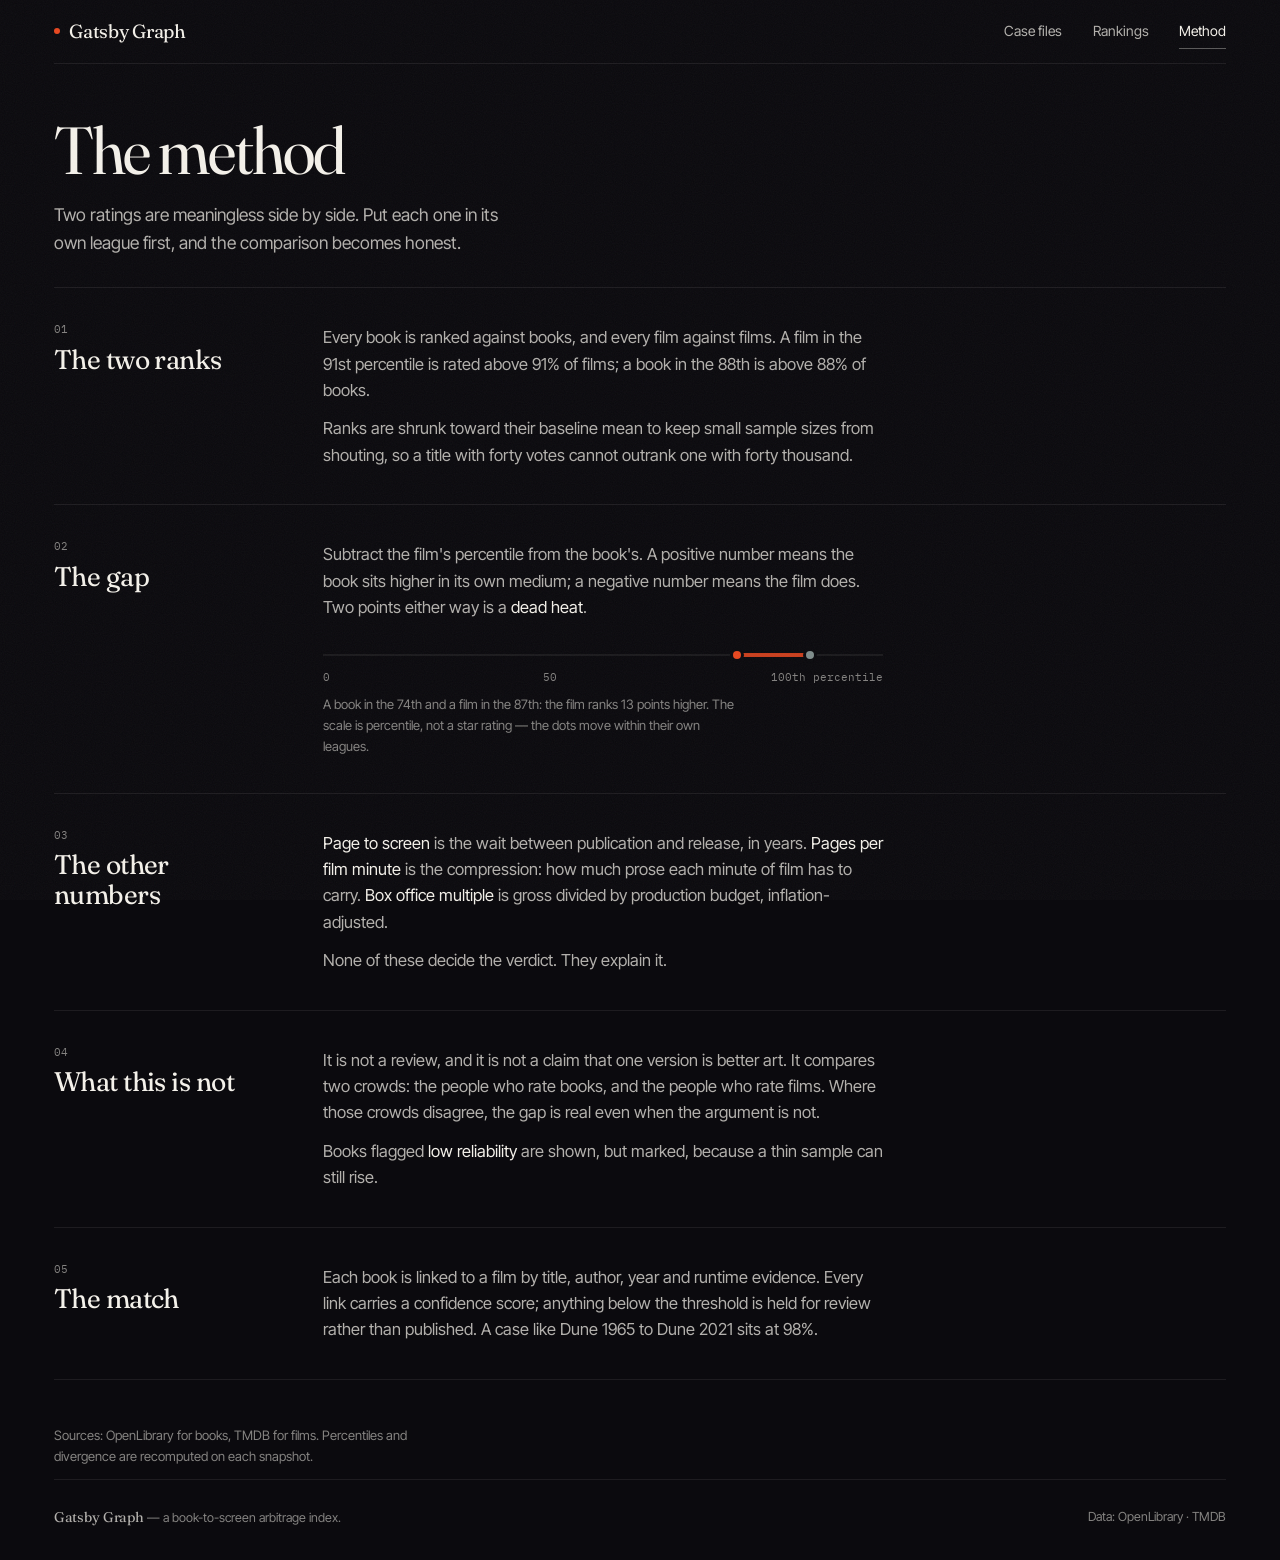
<file: method.html>
<!DOCTYPE html>
<html lang="en">
<head>
    <meta charset="utf-8">
    <meta name="viewport" content="width=device-width, initial-scale=1">
    <title>The method — Gatsby Graph</title>
    <meta name="description" content="How a book and its film are ranked, and how the gap between them is measured.">
    <meta name="color-scheme" content="dark">
    <script>
        document.documentElement.classList.add('js');
        window.addEventListener('DOMContentLoaded', function() {
            setTimeout(function() { document.body.classList.add('is-ready'); }, 50);
        });
    </script>
    <link rel="icon" href="data:image/svg+xml,%3Csvg xmlns='http://www.w3.org/2000/svg' viewBox='0 0 32 32'%3E%3Crect width='32' height='32' fill='%230B0A0E'/%3E%3Cpath d='M9 23V9l14 14V9' stroke='%23F4F1EA' stroke-width='2.2' fill='none'/%3E%3C/svg%3E">
    <link rel="preconnect" href="https://fonts.googleapis.com">
    <link rel="preconnect" href="https://fonts.gstatic.com" crossorigin>
    <link href="https://fonts.googleapis.com/css2?family=Fraunces:ital,opsz,wght,SOFT,WONK@0,9..144,300..700,0..100,0..1;1,9..144,300..700,0..100,0..1&family=Inter+Tight:wght@400;500&family=IBM+Plex+Mono:wght@400;500&display=swap" rel="stylesheet">
    <link rel="stylesheet" href="styles.css?v=19">
</head>
<body>
<a class="skip" href="#main">Skip to content</a>
<div class="grain" aria-hidden="true"></div>

<div class="wrap">
    <header class="masthead">
        <a class="wordmark" href="index.html"><i aria-hidden="true"></i>Gatsby Graph</a>
        <nav class="nav" aria-label="Primary">
            <a href="cases.html">Case files</a>
            <a href="rankings.html">Rankings</a>
            <a href="method.html" aria-current="page">Method</a>
        </nav>
    </header>

    <main id="main">
        <div class="pagehead">
            <h1>The method</h1>
            <p class="lede">Two ratings are meaningless side by side. Put each one in its own league first, and the comparison becomes honest.</p>
        </div>

        <div class="blocks">
            <div class="block">
                <div class="block__k"><span>01</span>The two ranks</div>
                <div class="block__v">
                    <p>Every book is ranked against books, and every film against films. A film in the 91st percentile is rated above 91% of films; a book in the 88th is above 88% of books.</p>
                    <p>Ranks are shrunk toward their baseline mean to keep small sample sizes from shouting, so a title with forty votes cannot outrank one with forty thousand.</p>
                </div>
            </div>

            <div class="block">
                <div class="block__k"><span>02</span>The gap</div>
                <div class="block__v">
                    <p>Subtract the film's percentile from the book's. A positive number means the book sits higher in its own medium; a negative number means the film does. Two points either way is a <b>dead heat</b>.</p>
                    <div class="axis" style="--gap:var(--accent)" aria-hidden="true">
                        <span class="axis__line"></span>
                        <span class="axis__gap" style="left:74%;width:13%"></span>
                        <span class="axis__dot axis__dot--book" style="left:74%"></span>
                        <span class="axis__dot axis__dot--film" style="left:87%"></span>
                        <span class="axis__scale"><span>0</span><span>50</span><span>100th percentile</span></span>
                    </div>
                    <p class="note" style="margin-top:24px">A book in the 74th and a film in the 87th: the film ranks 13 points higher. The scale is percentile, not a star rating — the dots move within their own leagues.</p>
                </div>
            </div>

            <div class="block">
                <div class="block__k"><span>03</span>The other numbers</div>
                <div class="block__v">
                    <p><b>Page to screen</b> is the wait between publication and release, in years. <b>Pages per film minute</b> is the compression: how much prose each minute of film has to carry. <b>Box office multiple</b> is gross divided by production budget, inflation-adjusted.</p>
                    <p>None of these decide the verdict. They explain it.</p>
                </div>
            </div>

            <div class="block">
                <div class="block__k"><span>04</span>What this is not</div>
                <div class="block__v">
                    <p>It is not a review, and it is not a claim that one version is better art. It compares two crowds: the people who rate books, and the people who rate films. Where those crowds disagree, the gap is real even when the argument is not.</p>
                    <p>Books flagged <b>low reliability</b> are shown, but marked, because a thin sample can still rise.</p>
                </div>
            </div>

            <div class="block">
                <div class="block__k"><span>05</span>The match</div>
                <div class="block__v">
                    <p>Each book is linked to a film by title, author, year and runtime evidence. Every link carries a confidence score; anything below the threshold is held for review rather than published. A case like Dune 1965 to Dune 2021 sits at 98%.</p>
                </div>
            </div>
        </div>

        <p class="note" style="padding-block:32px 0">
            Sources: OpenLibrary for books, TMDB for films. Percentiles and divergence are recomputed on each snapshot.
        </p>
    </main>

    <footer class="foot">
        <div class="foot__row">
            <p><span class="foot__brand">Gatsby Graph</span> — a book-to-screen arbitrage index.</p>
            <p>Data: <a href="https://openlibrary.org" rel="noopener">OpenLibrary</a> · <a href="https://www.themoviedb.org" rel="noopener">TMDB</a></p>
        </div>
    </footer>
</div>

<script src="data.js?v=19"></script>
<script src="app.js?v=19"></script>
</body>
</html>
</file>
<file: styles.css>
:root{
    --field:#0B0A0E;
    --field-2:#121016;
    --type:#F4F1EA;
    --type-70:rgba(244,241,234,.72);
    --type-50:rgba(244,241,234,.52);
    --type-34:rgba(244,241,234,.34);
    --rule:rgba(244,241,234,.14);
    --rule-soft:rgba(244,241,234,.08);
    --accent:#E8471F;          /* book / fills */
    --accent-ink:#F3603C;      /* book / small text (4.5:1) */
    --support:#7E8C8B;         /* film */
    --display:"Fraunces",Georgia,"Times New Roman",serif;
    --ui:"Inter Tight",-apple-system,BlinkMacSystemFont,"Segoe UI",sans-serif;
    --mono:"IBM Plex Mono",ui-monospace,"SF Mono",Menlo,monospace;
    --pad:clamp(20px,4.2vw,64px);
    --ease:cubic-bezier(.16,1,.3,1);
    --maxw:1440px;
    --px:0px;
    --py:0px;
    --gap:#E8471F;
}


/* ==========================================================================
   Gatsby Graph — shared design system
   One field, one accent, three faces. Rust = book, slate = film, always data.
   ========================================================================== */

:root{
    --field:#0B0A0E;
    --field-2:#121016;
    --type:#F4F1EA;
    --type-70:rgba(244,241,234,.72);
    --type-50:rgba(244,241,234,.52);
    --type-34:rgba(244,241,234,.34);
    --rule:rgba(244,241,234,.14);
    --rule-soft:rgba(244,241,234,.08);
    --accent:#E8471F;          /* book / fills */
    --accent-ink:#F3603C;      /* book / small text (4.5:1) */
    --support:#7E8C8B;         /* film */
    --display:"Fraunces",Georgia,"Times New Roman",serif;
    --ui:"Inter Tight",-apple-system,BlinkMacSystemFont,"Segoe UI",sans-serif;
    --mono:"IBM Plex Mono",ui-monospace,"SF Mono",Menlo,monospace;
    --pad:clamp(20px,4.2vw,64px);
    --ease:cubic-bezier(.16,1,.3,1);
    --maxw:1440px;
}

*,*::before,*::after{box-sizing:border-box}
html{-webkit-text-size-adjust:100%}
body{
    margin:0;background:var(--field);color:var(--type);
    font-family:var(--ui);font-size:17px;line-height:1.6;
    -webkit-font-smoothing:antialiased;text-rendering:optimizeLegibility;
    overflow-x:hidden;
}
img{display:block;max-width:100%;height:auto}
a{color:inherit;text-decoration:none}
::selection{background:var(--accent);color:#fff}
:focus-visible{outline:2px solid var(--accent-ink);outline-offset:3px;border-radius:2px}

.skip{position:absolute;left:-9999px;top:0;z-index:100;
    background:var(--accent);color:#fff;padding:12px 18px;font-size:14px}
.skip:focus{left:12px;top:12px}

/* film grain — one fixed layer, never moves */
.grain{
    position:fixed;inset:0;z-index:60;pointer-events:none;opacity:.045;
    background-image:url("data:image/svg+xml,%3Csvg xmlns='http://www.w3.org/2000/svg' width='140' height='140'%3E%3Cfilter id='n'%3E%3CfeTurbulence type='fractalNoise' baseFrequency='.9' numOctaves='3' stitchTiles='stitch'/%3E%3C/filter%3E%3Crect width='140' height='140' filter='url(%23n)'/%3E%3C/svg%3E");
    background-size:140px 140px;
}

.wrap{max-width:var(--maxw);margin:0 auto;padding-inline:var(--pad)}

/* ── header ─────────────────────────────────────────────────────────────── */
.masthead{
    position:relative;z-index:20;
    display:flex;align-items:center;justify-content:space-between;
    height:64px;border-bottom:1px solid var(--rule-soft);
}
.wordmark{
    font-family:var(--display);font-size:19px;letter-spacing:-.015em;
    font-variation-settings:"opsz" 24,"SOFT" 20,"WONK" 1;
    display:inline-flex;align-items:center;gap:.5em;
}
.wordmark i{display:block;width:6px;height:6px;border-radius:50%;
    background:var(--accent);flex:none;transition:transform .5s var(--ease)}
.wordmark:hover i{transform:scale(2.2)}
.nav{display:flex;align-items:center;gap:clamp(18px,2.4vw,38px)}
.nav a{font-size:14px;color:var(--type-70);position:relative;padding-block:6px;
    transition:color .3s var(--ease)}
.nav a::after{content:"";position:absolute;left:0;bottom:0;height:1px;width:100%;
    background:var(--accent);transform:scaleX(0);transform-origin:left;
    transition:transform .35s var(--ease)}
.nav a:hover{color:var(--type)}
.nav a:hover::after{transform:scaleX(1)}
.nav a[aria-current="page"]{color:var(--type)}
.nav a[aria-current="page"]::after{transform:scaleX(1);background:var(--type-34)}
@media (max-width:640px){ .nav a:not(:last-child){display:none} }

/* ── home hero ──────────────────────────────────────────────────────────── */
.hero{
    display:grid;grid-template-columns:minmax(0,1fr) minmax(0,1.06fr);
    gap:clamp(20px,3.5vw,64px);align-items:center;
    min-height:100vh;min-height:calc(100svh - 64px);
    padding-block:clamp(36px,5vh,64px) clamp(24px,4vh,56px);
}
.copy{max-width:600px}

h1{margin:0;font-family:var(--display);font-weight:400;
    font-size:clamp(42px,5vw,78px);line-height:.97;letter-spacing:-.028em;
    font-variation-settings:"opsz" 128,"SOFT" 22,"WONK" 1}
h1 .line{display:block;overflow:hidden;padding-bottom:.06em;margin-bottom:-.06em}
html.js h1 .line>span{display:block;transform:translateY(104%);
    transition:transform 1s var(--ease)}
html.js body.is-ready h1 .line>span{transform:none}
h1 .line:nth-child(1)>span{transition-delay:.05s}
h1 .line:nth-child(2)>span{transition-delay:.15s}
h1 .line:nth-child(3)>span{transition-delay:.25s}
h1 em{font-style:italic;font-variation-settings:"opsz" 128,"SOFT" 90,"WONK" 1;
    letter-spacing:-.01em}

.sub{margin:clamp(20px,2.4vh,30px) 0 0;max-width:37ch;
    font-size:17.5px;line-height:1.55;color:var(--type-70)}
html.js .sub{opacity:0;transform:translateY(10px);
    transition:opacity .8s var(--ease) .45s,transform .8s var(--ease) .45s}
html.js body.is-ready .sub{opacity:1;transform:none}

.seek{margin-top:clamp(28px,3.4vh,44px)}
html.js .seek{opacity:0;transform:translateY(10px);
    transition:opacity .8s var(--ease) .58s,transform .8s var(--ease) .58s}
html.js body.is-ready .seek{opacity:1;transform:none}
.seek label{display:block;font-size:13.5px;color:var(--type-50);margin-bottom:8px}
.seek__row{display:flex;align-items:flex-end;gap:14px;
    border-bottom:1px solid var(--type-34);transition:border-color .35s var(--ease)}
.seek__row:focus-within{border-color:var(--accent)}
.seek input{flex:1;min-width:0;appearance:none;background:none;border:0;
    padding:0 0 12px;font-family:var(--display);font-size:23px;color:var(--type);
    font-variation-settings:"opsz" 40,"SOFT" 40;letter-spacing:-.01em}
.seek input::placeholder{color:var(--type-50);font-style:italic}
.seek button{flex:none;width:44px;height:44px;margin-bottom:6px;display:grid;
    place-items:center;background:none;border:1px solid var(--type-34);border-radius:50%;
    color:var(--type);cursor:pointer;
    transition:background .3s var(--ease),border-color .3s var(--ease),transform .3s var(--ease)}
.seek button svg{width:17px;height:17px;transition:transform .3s var(--ease)}
.seek button:hover{background:var(--accent);border-color:var(--accent)}
.seek button:hover svg{transform:translateX(3px)}
.seek button:active{transform:scale(.94)}

/* ── verdict block ──────────────────────────────────────────────────────── */
.verdict{margin-top:clamp(30px,4.6vh,58px);padding-top:22px;
    border-top:1px solid var(--rule);
    display:grid;grid-template-columns:auto 1fr;gap:6px 26px;align-items:end}
html.js .verdict{opacity:0;transform:translateY(12px);
    transition:opacity .9s var(--ease) .75s,transform .9s var(--ease) .75s}
html.js body.is-ready .verdict{opacity:1;transform:none}
.verdict__num{font-family:var(--display);font-size:clamp(46px,4.6vw,68px);
    line-height:.82;letter-spacing:-.03em;color:var(--accent-ink);
    font-variant-numeric:tabular-nums;
    font-variation-settings:"opsz" 96,"SOFT" 0,"WONK" 0;white-space:nowrap}
.verdict__num--film{color:var(--support)}
.verdict__unit{font-family:var(--mono);font-size:.3em;letter-spacing:.02em;
    margin-left:.16em;vertical-align:.55em;color:var(--type-50)}
.verdict__meta{display:flex;flex-direction:column;gap:9px;padding-bottom:4px}
.verdict__line{font-size:15.5px;color:var(--type);margin:0}
.verdict__line span{color:var(--type-50)}
.verdict__link{align-self:flex-start;font-size:14px;color:var(--type-50);
    display:inline-flex;align-items:center;gap:7px;transition:color .3s var(--ease)}
.verdict__link svg{width:14px;height:14px;transition:transform .3s var(--ease)}
.verdict__link:hover{color:var(--type)}
.verdict__link:hover svg{transform:translateX(4px)}

/* ── the percentile axis: the product's signature graphic ───────────────── */
.axis{grid-column:1/-1;position:relative;height:30px;margin-top:20px}
.axis--inline{grid-column:auto;margin-top:0}
.axis__line{position:absolute;left:0;right:0;top:50%;height:1px;
    background:var(--rule);transform:translateY(-50%)}
.axis__gap{position:absolute;top:50%;height:4px;transform:translateY(-50%);
    background:var(--gap,var(--accent));opacity:.85}
html.js .axis__gap{transform:translateY(-50%) scaleX(0);transform-origin:left;
    transition:transform .9s var(--ease) 1s}
html.js body.is-ready .axis__gap,
html.js .in .axis__gap{transform:translateY(-50%) scaleX(1)}
.axis__dot{position:absolute;top:50%;width:8px;height:8px;border-radius:50%;
    transform:translate(-50%,-50%)}
.axis__dot--book{background:var(--accent);box-shadow:0 0 0 3px var(--field)}
.axis__dot--film{background:var(--support);box-shadow:0 0 0 3px var(--field)}
html.js .axis__dot{opacity:0;transition:opacity .5s var(--ease) 1.15s}
html.js body.is-ready .axis__dot,
html.js .in .axis__dot{opacity:1}
.axis__scale{position:absolute;left:0;right:0;top:calc(50% + 14px);
    display:flex;justify-content:space-between;
    font-family:var(--mono);font-size:10.5px;color:var(--type-50)}

/* ── page head (inner pages) ────────────────────────────────────────────── */
.pagehead{padding-block:clamp(34px,6vh,72px) clamp(22px,3.4vh,40px);
    border-bottom:1px solid var(--rule-soft)}
.pagehead h1{font-size:clamp(38px,5.2vw,72px)}
.pagehead .lede{margin:clamp(14px,2vh,22px) 0 0;max-width:46ch;
    color:var(--type-70);font-size:17.5px}
.crumb{display:inline-flex;align-items:center;gap:9px;font-size:13px;
    color:var(--type-50);padding-block:22px;transition:color .3s var(--ease)}
.crumb:hover{color:var(--type)}
.crumb svg{width:13px;height:13px}

/* ── toolbar: search + filters ──────────────────────────────────────────── */
.toolbar{display:flex;flex-wrap:wrap;gap:16px 28px;align-items:center;
    justify-content:space-between;padding-block:18px;
    border-bottom:1px solid var(--rule-soft)}
.search{display:flex;align-items:center;gap:10px;flex:1;min-width:220px;max-width:340px}
.search svg{width:15px;height:15px;color:var(--type-50);flex:none}
.search input{flex:1;min-width:0;background:none;border:0;color:var(--type);
    font-family:var(--ui);font-size:15px;padding:6px 0}
.search input::placeholder{color:var(--type-50)}
.search:focus-within svg{color:var(--accent-ink)}
.chips{display:flex;gap:6px;flex-wrap:wrap}
.chip{font-family:var(--ui);font-size:13px;color:var(--type-50);
    background:none;border:1px solid var(--rule);border-radius:999px;padding:6px 14px;
    cursor:pointer;transition:color .28s var(--ease),background .28s var(--ease),
border-color .28s var(--ease)}
.chip:hover{color:var(--type);border-color:var(--type-34)}
.chip[aria-pressed="true"]{color:var(--field);background:var(--type);
    border-color:var(--type)}

/* ── list rows ──────────────────────────────────────────────────────────── */
.rows{list-style:none;margin:0;padding:0}
.row{display:grid;grid-template-columns:44px minmax(0,1fr) auto;
    gap:clamp(14px,2vw,26px);align-items:center;
    padding-block:16px;border-bottom:1px solid var(--rule-soft);
    position:relative;transition:background .3s var(--ease)}
.row::before{content:"";position:absolute;left:calc(-1 * var(--pad));right:calc(-1 * var(--pad));
    top:0;bottom:0;background:var(--type);opacity:0;transition:opacity .3s var(--ease);
    pointer-events:none}
.row:hover::before{opacity:.035}
.row:hover .row__title{transform:translateX(5px)}
.row:hover .thumb{border-color:rgba(244,241,234,.42)}
.thumb{width:44px;height:66px;overflow:hidden;flex:none;
    border:1px solid rgba(244,241,234,.2);background:var(--field-2);
    transition:border-color .35s var(--ease);position:relative}
.thumb img{width:100%;height:100%;object-fit:cover}
.thumb--empty{display:grid;place-items:center;font-family:var(--display);
    font-size:15px;color:var(--type-34)}
.row__title{display:block;font-family:var(--display);font-size:clamp(19px,1.9vw,25px);
    letter-spacing:-.02em;line-height:1.15;
    font-variation-settings:"opsz" 40,"SOFT" 30,"WONK" 1;
    transition:transform .4s var(--ease)}
.row__meta{display:block;margin-top:5px;font-size:13.5px;color:var(--type-50)}
.row__delta{font-family:var(--mono);font-size:15px;text-align:right;
    font-variant-numeric:tabular-nums;white-space:nowrap}
.row__delta b{font-weight:400;color:var(--accent-ink)}
.row__delta--film b{color:var(--support)}
.row__delta--aligned b{color:var(--type-70)}
.row__tag{display:block;margin-top:4px;font-family:var(--mono);font-size:10.5px;
    color:var(--type-50)}
.empty{padding-block:60px;color:var(--type-50);font-size:15px;max-width:60ch}
.empty code{font-family:var(--mono);font-size:.92em;color:var(--type-70);
    background:rgba(244,241,234,.06);padding:2px 6px;border-radius:3px}

/* ── rankings ───────────────────────────────────────────────────────────── */
.rankhead{display:grid;grid-template-columns:minmax(0,clamp(150px,24vw,300px)) minmax(0,1fr) 70px;
    gap:clamp(14px,2.4vw,32px);padding-block:14px;border-bottom:1px solid var(--rule-soft);
    font-family:var(--mono);font-size:10.5px;color:var(--type-50)}
.rankhead span:last-child{text-align:right}
.rank{display:grid;grid-template-columns:minmax(0,clamp(150px,24vw,300px)) minmax(0,1fr) 70px;
    gap:clamp(14px,2.4vw,32px);align-items:center;
    padding-block:12px;border-bottom:1px solid var(--rule-soft)}
.rank:hover .rank__title{color:var(--accent-ink)}
.rank__title{font-family:var(--display);font-size:clamp(16px,1.6vw,20px);
    letter-spacing:-.015em;line-height:1.2;white-space:nowrap;overflow:hidden;
    text-overflow:ellipsis;transition:color .3s var(--ease)}
.rank__title small{font-family:var(--mono);font-size:10.5px;color:var(--type-50);
    margin-left:8px}
.rank .axis{grid-column:auto;margin-top:0;height:22px}
.rank__val{font-family:var(--mono);font-size:13px;text-align:right;
    font-variant-numeric:tabular-nums}
.rank__val--film{color:var(--support)}
.rank__val--book{color:var(--accent-ink)}
.rank__val--aligned{color:var(--type-50)}

/* ── legend + dots ──────────────────────────────────────────────────────── */
.legend{display:flex;gap:16px;align-items:center;flex-wrap:wrap}
.legend span{display:inline-flex;gap:7px;align-items:center}
.dot{width:7px;height:7px;border-radius:50%;display:inline-block;flex:none}
.dot--book{background:var(--accent)}
.dot--film{background:var(--support)}
.pair figcaption{margin-top:10px;font-family:var(--mono);font-size:11px;
    letter-spacing:.02em;color:var(--type-50);font-variant-numeric:tabular-nums}

/* ── case detail ────────────────────────────────────────────────────────── */
.casehead{padding-top:clamp(10px,2vh,20px)}
.casehead h1{font-size:clamp(40px,6vw,84px);line-height:.94}
.casehead .byline{margin:14px 0 0;font-size:15.5px;color:var(--type-50)}
.casehead .byline b{font-weight:400;color:var(--type-70)}
.casehero{display:grid;grid-template-columns:minmax(0,1.1fr) minmax(0,.9fr);
    gap:clamp(26px,4vw,64px);align-items:start;
    padding-block:clamp(24px,4vh,44px) clamp(34px,6vh,72px);
    border-bottom:1px solid var(--rule-soft)}
.pair{display:flex;gap:clamp(12px,2vw,26px);align-items:flex-start}
.pair figure{margin:0;flex:1;min-width:0}
.pair .obj__frame{transform:none}
.pair figure:first-child .obj__frame{transform:rotate(-1.6deg)}
.pair figure:last-child .obj__frame{transform:rotate(1.6deg)}
.pair figure:hover .obj__frame{transform:rotate(0) translateY(-4px)}
.panel{border-top:1px solid var(--rule);padding-top:22px}
.panel__num{font-family:var(--display);font-size:clamp(58px,6.4vw,104px);
    line-height:.8;letter-spacing:-.035em;color:var(--accent-ink);
    font-variant-numeric:tabular-nums;margin:0;
    font-variation-settings:"opsz" 120,"SOFT" 0,"WONK" 0}
.panel__num--film{color:var(--support)}
.panel__verdict{margin:14px 0 0;font-size:17px;line-height:1.45}
.panel__verdict span{color:var(--type-50);display:block;font-size:14.5px;margin-top:6px}
.rates{margin-top:24px;border-top:1px solid var(--rule-soft)}
.rate{display:grid;grid-template-columns:1fr auto;gap:10px;align-items:baseline;
    padding-block:10px;border-bottom:1px solid var(--rule-soft);
    font-family:var(--mono);font-size:12px;color:var(--type-50)}
.rate b{font-weight:400;color:var(--type);font-size:13px}
.rate__bar{grid-column:1/-1;height:2px;background:var(--rule-soft);position:relative;
    margin-top:4px}
.rate__bar i{position:absolute;left:0;top:0;bottom:0;background:var(--accent)}
.rate--film .rate__bar i{background:var(--support)}

/* ── stats strip ────────────────────────────────────────────────────────── */
.stats{display:grid;grid-template-columns:repeat(4,minmax(0,1fr));
    border-bottom:1px solid var(--rule-soft)}
.stat{padding:clamp(22px,3vw,34px) clamp(14px,1.8vw,26px);
    border-left:1px solid var(--rule-soft)}
.stat:first-child{border-left:0;padding-left:0}
.stat__num{font-family:var(--display);font-size:clamp(28px,3.2vw,46px);
    line-height:1;letter-spacing:-.02em;font-variant-numeric:tabular-nums}
.stat__num small{font-family:var(--mono);font-size:.34em;color:var(--type-50);
    margin-left:.2em;letter-spacing:0}
.stat__label{display:block;margin-top:10px;font-size:13.5px;
    color:var(--type-50);max-width:22ch;line-height:1.4}

/* ── method blocks ──────────────────────────────────────────────────────── */
.blocks{display:block}
.block{display:grid;grid-template-columns:minmax(0,clamp(120px,17vw,220px)) minmax(0,1fr);
    gap:clamp(18px,4vw,56px);padding-block:clamp(26px,4vh,44px);
    border-bottom:1px solid var(--rule-soft)}
.block__k{font-family:var(--display);font-size:clamp(21px,2.1vw,29px);
    letter-spacing:-.02em;line-height:1.1;
    font-variation-settings:"opsz" 40,"SOFT" 30,"WONK" 1}
.block__k span{display:block;font-family:var(--mono);font-size:10.5px;
    color:var(--type-50);margin-bottom:9px;letter-spacing:.02em}
.block__v{margin:0;font-size:16.5px;color:var(--type-70);max-width:56ch}
.block__v p{margin:0 0 12px}
.block__v p:last-child{margin-bottom:0}
.block__v b{font-weight:400;color:var(--type)}
.note{font-size:13px;color:var(--type-50);line-height:1.6;max-width:52ch}

/* ── plate (home artwork) ───────────────────────────────────────────────── */
.plate{position:relative;aspect-ratio:1/1.02;
    width:calc(100% + var(--pad));margin-right:calc(-1 * var(--pad));
    transform:translateZ(0)}
.disc{position:absolute;top:6%;right:-16%;width:78%;aspect-ratio:1;
    border-radius:50%;background:var(--accent);
    background-image:radial-gradient(circle at 50% 50%,rgba(0,0,0,.42) 1px,transparent 1.3px);
    background-size:4px 4px}
html.js .disc{opacity:0;transform:scale(.86);
    transition:opacity 1.2s var(--ease) .2s,transform 1.4s var(--ease) .2s}
html.js body.is-ready .disc{opacity:1;transform:scale(1)}
.orbit{position:absolute;top:6%;right:-16%;width:78%;aspect-ratio:1;
    border-radius:50%;border:1px solid rgba(244,241,234,.16);
    animation:orbit 72s linear infinite}
.orbit::after{content:"";position:absolute;top:-2.5px;left:50%;width:5px;height:5px;
    border-radius:50%;background:var(--type);transform:translateX(-50%)}
@keyframes orbit{to{transform:rotate(360deg)}}

.obj{position:absolute;margin:0;
    transform:translate3d(var(--px,0px),var(--py,0px),0)}
.obj__frame{position:relative;overflow:hidden;
    border:1px solid rgba(244,241,234,.2);background:var(--field-2);
    transition:transform .6s var(--ease),border-color .4s var(--ease);
    will-change:transform}
.obj__frame img{width:100%}
.obj figcaption{margin-top:10px;font-family:var(--mono);font-size:11px;
    letter-spacing:.02em;color:var(--type-50);font-variant-numeric:tabular-nums;
    transition:color .4s var(--ease)}
.obj:hover .obj__frame{transform:rotate(0deg) translateY(-4px);
    border-color:rgba(244,241,234,.42)}
.obj:hover figcaption{color:var(--type-70)}
.obj--book{left:8%;bottom:7%;width:38%;z-index:3}
.obj--book .obj__frame{transform:rotate(-2.6deg)}
.obj--book .obj__frame::after{content:"";position:absolute;inset:0;
    pointer-events:none;box-shadow:inset 0 0 60px 12px rgba(11,10,14,.55)}
.obj--film{left:38%;top:4%;width:50%;z-index:2}
.obj--film .obj__frame{transform:rotate(2deg)}
.obj--film figcaption{text-align:right}
.obj__spine{position:absolute;left:0;top:0;bottom:0;width:5px;
    background:linear-gradient(90deg,rgba(0,0,0,.55),rgba(0,0,0,0));
    pointer-events:none}

/* ── doorways ───────────────────────────────────────────────────────────── */
.doors{border-top:1px solid var(--rule-soft);padding-block:clamp(48px,8vh,92px)}
.doors__grid{display:grid;grid-template-columns:repeat(3,minmax(0,1fr))}
.door{position:relative;display:block;
    border-left:1px solid var(--rule-soft);padding-left:clamp(18px,2.4vw,38px);
    padding-right:clamp(18px,2.4vw,40px);padding-block:6px}
.door:first-child{border-left:0;padding-left:0}
.door__num{font-family:var(--mono);font-size:11px;color:var(--type-50);
    display:block;margin-bottom:clamp(18px,3vh,34px)}
.door__title{display:flex;align-items:center;gap:.38em;
    font-family:var(--display);font-size:clamp(26px,2.5vw,36px);font-weight:400;
    letter-spacing:-.022em;line-height:1.05;
    font-variation-settings:"opsz" 64,"SOFT" 30,"WONK" 1;
    transition:transform .45s var(--ease),color .35s var(--ease)}
.door__title::before{content:"";flex:none;width:7px;height:7px;border-radius:50%;
    background:var(--accent);transform:scale(0);
    transition:transform .45s var(--ease);margin-left:-15px}
.door__desc{display:block;margin-top:12px;font-size:15px;color:var(--type-50);
    max-width:30ch;transition:color .35s var(--ease)}
.door__arrow{position:absolute;right:clamp(18px,2.4vw,40px);top:50%;width:22px;
    height:22px;opacity:0;transform:translate(-6px,-50%);
    transition:opacity .4s var(--ease),transform .4s var(--ease)}
.door:hover .door__title{transform:translateX(15px)}
.door:hover .door__title::before{transform:scale(1)}
.door:hover .door__desc{color:var(--type-70)}
.door:hover .door__arrow{opacity:1;transform:translate(0,-50%)}
.door__rule{display:block;position:absolute;left:clamp(18px,2.4vw,38px);
    right:clamp(18px,2.4vw,40px);bottom:-1px;height:1px;background:var(--accent);
    transform:scaleX(0);transform-origin:left;transition:transform .5s var(--ease)}
.door:first-child .door__rule{left:0}
.door:hover .door__rule{transform:scaleX(1)}

/* ── footer ─────────────────────────────────────────────────────────────── */
.foot{border-top:1px solid var(--rule-soft);padding-block:26px 30px}
.foot__row{display:flex;gap:20px 40px;justify-content:space-between;flex-wrap:wrap;
    font-size:12.5px;color:var(--type-50);line-height:1.7}
.foot__row p{margin:0}
.foot__row a{color:var(--type-50);transition:color .3s var(--ease)}
.foot__row a:hover{color:var(--type)}
.foot__brand{font-family:var(--display);font-size:14px;color:var(--type-70);
    letter-spacing:-.01em}

/* ── reveal ─────────────────────────────────────────────────────────────── */
html.js .reveal{opacity:0;transform:translateY(18px);
    transition:opacity .9s var(--ease),transform .9s var(--ease)}
html.js .reveal.in{opacity:1;transform:none}

/* ── responsive ─────────────────────────────────────────────────────────── */
@media (max-width:1000px){
    .rankhead,.rank{grid-template-columns:minmax(0,1fr) minmax(0,1.2fr) 58px}
}
@media (max-width:960px){
    .hero{grid-template-columns:1fr;min-height:0;gap:clamp(28px,5vh,48px);
        padding-block:clamp(32px,6vh,56px) clamp(8px,2vh,24px)}
    .copy{max-width:none}
    .plate{width:100%;margin-right:0;aspect-ratio:1/.86;margin-top:8px}
    .disc,.orbit{width:62%;right:-8%;top:2%}
    .obj--book{width:44%;bottom:9%;left:0}
    .obj--film{width:50%;left:41%;top:3%}
    .doors__grid{grid-template-columns:1fr}
    .door{border-left:0;padding-left:0;padding-block:26px;
        border-top:1px solid var(--rule-soft)}
    .door:first-child{border-top:0;padding-top:6px}
    .door__num{margin-bottom:14px}
    .door__arrow{opacity:.5;transform:translate(0,-50%)}
    .door__title{font-size:clamp(25px,4.4vw,32px)}
    .casehero{grid-template-columns:1fr}
    .stats{grid-template-columns:repeat(2,minmax(0,1fr))}
    .stat:nth-child(3){border-left:0;padding-left:0}
    .stat:nth-child(n+3){border-top:1px solid var(--rule-soft)}
    .block{grid-template-columns:1fr;gap:14px}
}
@media (max-width:640px){
    .row{grid-template-columns:40px minmax(0,1fr) auto;gap:12px}
    .thumb{width:40px;height:60px}
    .rankhead{display:none}
    .rank{grid-template-columns:minmax(0,1fr) 54px;
        grid-template-areas:"t v" "a a";row-gap:4px}
    .rank__title{grid-area:t}
    .rank .axis{grid-area:a;margin-bottom:2px}
    .rank__val{grid-area:v}
    .stats{grid-template-columns:1fr}
    .stat{border-left:0;padding-left:0;border-top:1px solid var(--rule-soft)}
    .stat:first-child{border-top:0}
}
@media (max-width:560px){
    h1{font-size:clamp(38px,10.4vw,52px);letter-spacing:-.025em}
    .sub{font-size:16.5px}
    .seek input{font-size:20px}
    .verdict{grid-template-columns:1fr;gap:10px}
    .verdict__num{font-size:52px}
    .foot__row{flex-direction:column;gap:10px}
    .pair{gap:10px}
}

/* ── reduced motion ─────────────────────────────────────────────────────── */
@media (prefers-reduced-motion:reduce){
    *,*::before,*::after{
        animation-duration:.001ms!important;animation-iteration-count:1!important;
        transition-duration:.001ms!important;transition-delay:0ms!important;
    }
    .orbit{animation:none}
    h1 .line>span{transform:none}
    .sub,.seek,.verdict,.disc{opacity:1;transform:none}
    .axis__gap{transform:translateY(-50%) scaleX(1)}
    .axis__dot{opacity:1}
    .reveal{opacity:1;transform:none}
    .obj{transform:none}
}
/* Prevent flash of hardcoded Dune template on /case */
body:has(.casehero):not(.case-loaded) main { opacity: 0; }
body:has(.casehero).case-loaded main { opacity: 1; transition: opacity 0.15s ease; }

/* ==========================================================================
   Gatsby Graph — Smooth Hero Float & Synchronized Crossfade (No Ticker)
   ========================================================================== */
body:has(.casehero):not(.case-loaded) main { opacity: 0; }
body:has(.casehero).case-loaded main { opacity: 1; transition: opacity 0.18s ease; }

@keyframes gg-float-book {
  0%, 100% { transform: translate3d(var(--px, 0px), var(--py, 0px), 0) rotate(-2.5deg); }
  50%      { transform: translate3d(var(--px, 0px), calc(var(--py, 0px) - 8px), 0) rotate(-1.4deg); }
}
@keyframes gg-float-film {
  0%, 100% { transform: translate3d(var(--px, 0px), var(--py, 0px), 0) rotate(2.5deg); }
  50%      { transform: translate3d(var(--px, 0px), calc(var(--py, 0px) + 8px), 0) rotate(3.6deg); }
}

.plate {
  position: relative;
}
.plate::before {
  content: "";
  position: absolute;
  inset: -10% -6%;
  background: radial-gradient(
    380px circle at var(--spot-x, 50%) var(--spot-y, 50%),
    rgba(232, 93, 52, 0.13),
    rgba(92, 164, 169, 0.08) 45%,
    transparent 72%
  );
  pointer-events: none;
  z-index: 0;
  transition: opacity 0.4s ease;
}

.obj--book {
  animation: gg-float-book 7s ease-in-out infinite;
  will-change: transform;
}
.obj--film {
  animation: gg-float-film 7.8s ease-in-out infinite;
  will-change: transform;
}

/* Smooth synchronized crossfade for both frames + captions + verdict */
.obj__frame img,
.obj figcaption,
.verdict {
  transition:
    opacity 0.55s cubic-bezier(0.22, 1, 0.36, 1),
    transform 0.55s cubic-bezier(0.22, 1, 0.36, 1),
    filter 0.55s cubic-bezier(0.22, 1, 0.36, 1);
  will-change: opacity, transform, filter;
}

.hero-fading .obj__frame img {
  opacity: 0;
  transform: scale(0.965) translateY(6px);
  filter: blur(4px);
}
.hero-fading .obj figcaption,
.hero-fading .verdict {
  opacity: 0;
  transform: translateY(4px);
}
</file>
